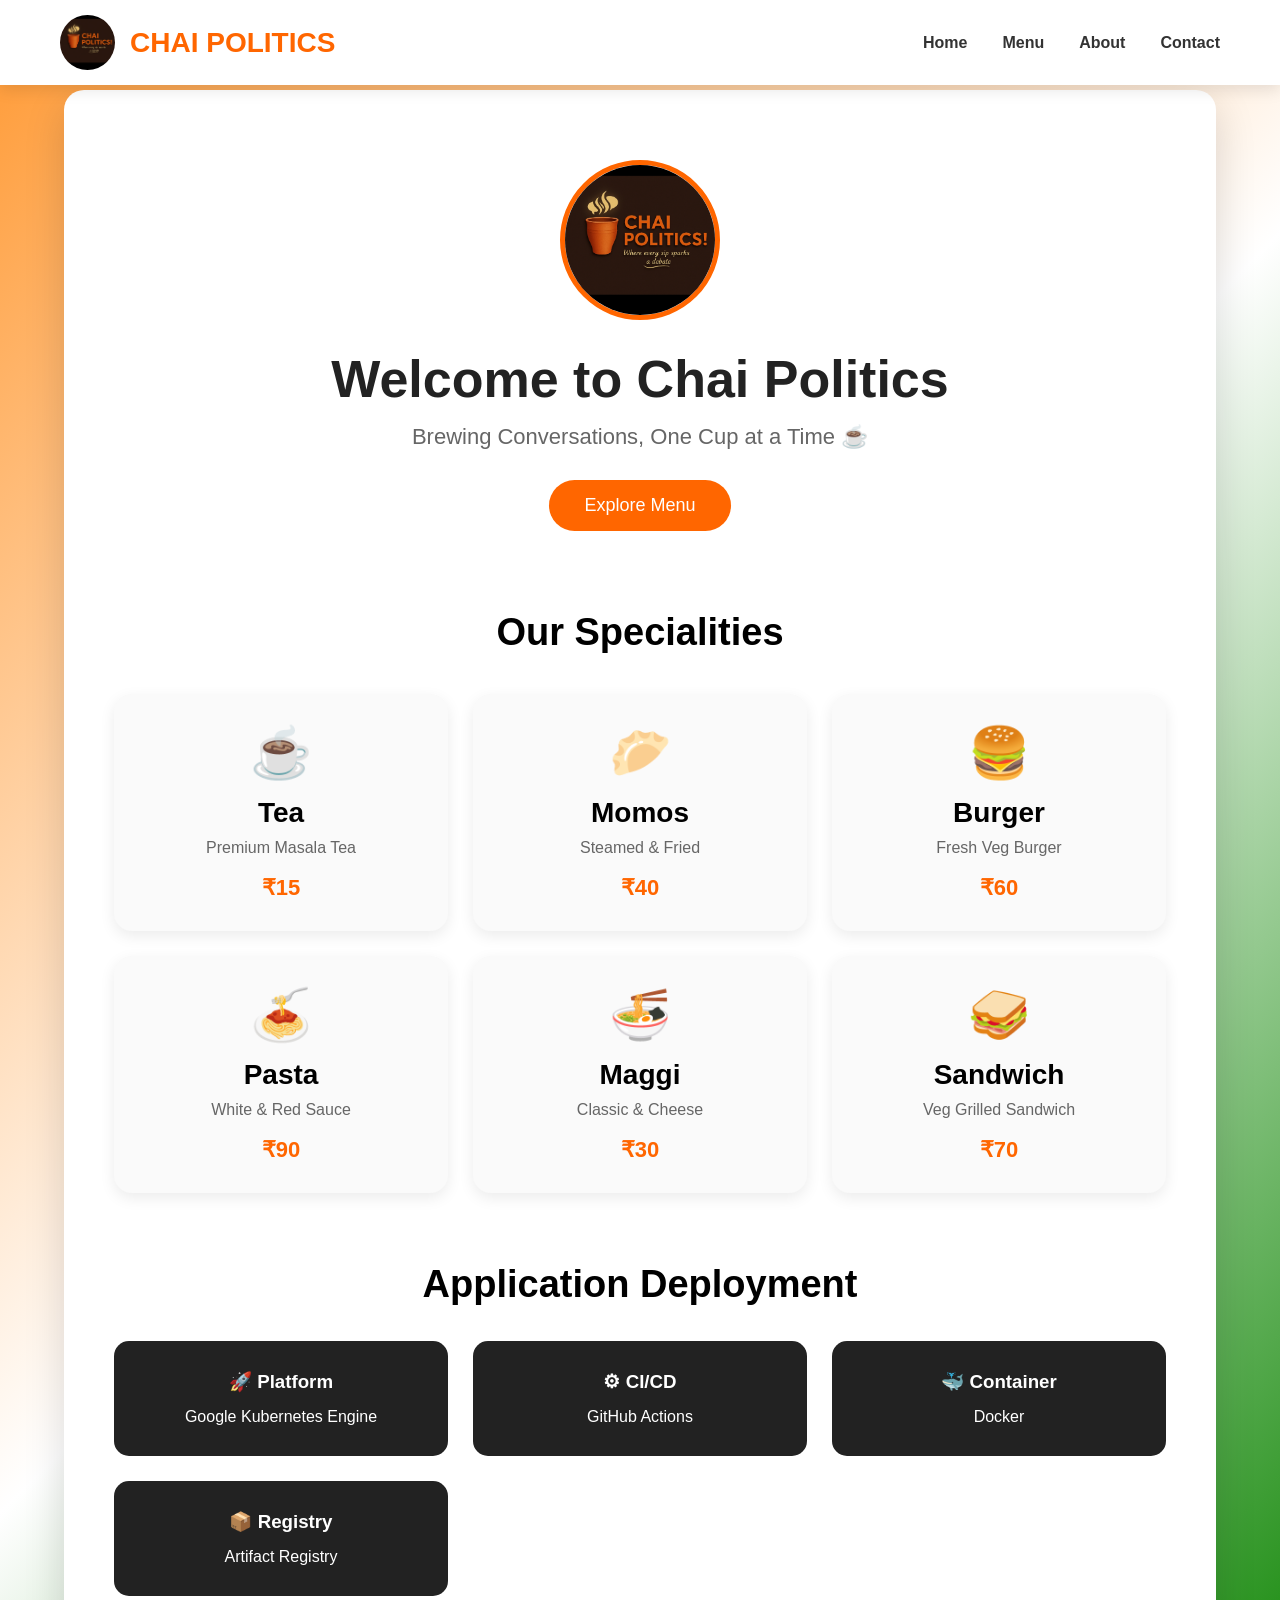
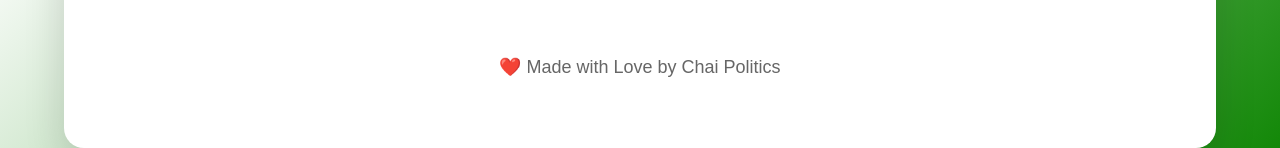
<file: index.html>
<!DOCTYPE html>
<html lang="en">

<head>
    <meta charset="UTF-8">
    <meta name="viewport" content="width=device-width, initial-scale=1.0">
    <title>Chai Politics</title>

    <link rel="stylesheet" href="css/style.css">
</head>

<body>

    <nav>

        <div class="logo">

            <img src="images/logo.jpeg" alt="Chai Politics Logo">

            <span>CHAI POLITICS</span>

        </div>

        <ul>

            <li><a href="#">Home</a></li>
            <li><a href="#">Menu</a></li>
            <li><a href="#">About</a></li>
            <li><a href="#">Contact</a></li>

        </ul>

    </nav>

    <div class="container">

        <section class="hero">

            <img src="images/logo.jpeg" class="hero-logo" alt="Logo">

            <h1>Welcome to Chai Politics</h1>

            <p>
                Brewing Conversations, One Cup at a Time ☕
            </p>

            <a href="#" class="btn">
                Explore Menu
            </a>

        </section>

        <section class="menu-section">

            <h2>Our Specialities</h2>

            <div class="cards">

                <div class="card">
                    <div class="emoji">☕</div>
                    <h3>Tea</h3>
                    <p>Premium Masala Tea</p>
                    <span>₹15</span>
                </div>

                <div class="card">
                    <div class="emoji">🥟</div>
                    <h3>Momos</h3>
                    <p>Steamed & Fried</p>
                    <span>₹40</span>
                </div>

                <div class="card">
                    <div class="emoji">🍔</div>
                    <h3>Burger</h3>
                    <p>Fresh Veg Burger</p>
                    <span>₹60</span>
                </div>

                <div class="card">
                    <div class="emoji">🍝</div>
                    <h3>Pasta</h3>
                    <p>White & Red Sauce</p>
                    <span>₹90</span>
                </div>

                <div class="card">
                    <div class="emoji">🍜</div>
                    <h3>Maggi</h3>
                    <p>Classic & Cheese</p>
                    <span>₹30</span>
                </div>

                <div class="card">
                    <div class="emoji">🥪</div>
                    <h3>Sandwich</h3>
                    <p>Veg Grilled Sandwich</p>
                    <span>₹70</span>
                </div>

            </div>

        </section>

        <section class="devops">

            <h2>Application Deployment</h2>

            <div class="info">

                <div class="box">
                    <h3>🚀 Platform</h3>
                    <p>Google Kubernetes Engine</p>
                </div>

                <div class="box">
                    <h3>⚙ CI/CD</h3>
                    <p>GitHub Actions</p>
                </div>

                <div class="box">
                    <h3>🐳 Container</h3>
                    <p>Docker</p>
                </div>

                <div class="box">
                    <h3>📦 Registry</h3>
                    <p>Artifact Registry</p>
                </div>

            </div>

        </section>

        <footer>

            ❤️ Made with Love by Chai Politics

        </footer>

    </div>

</body>

</html>
</file>
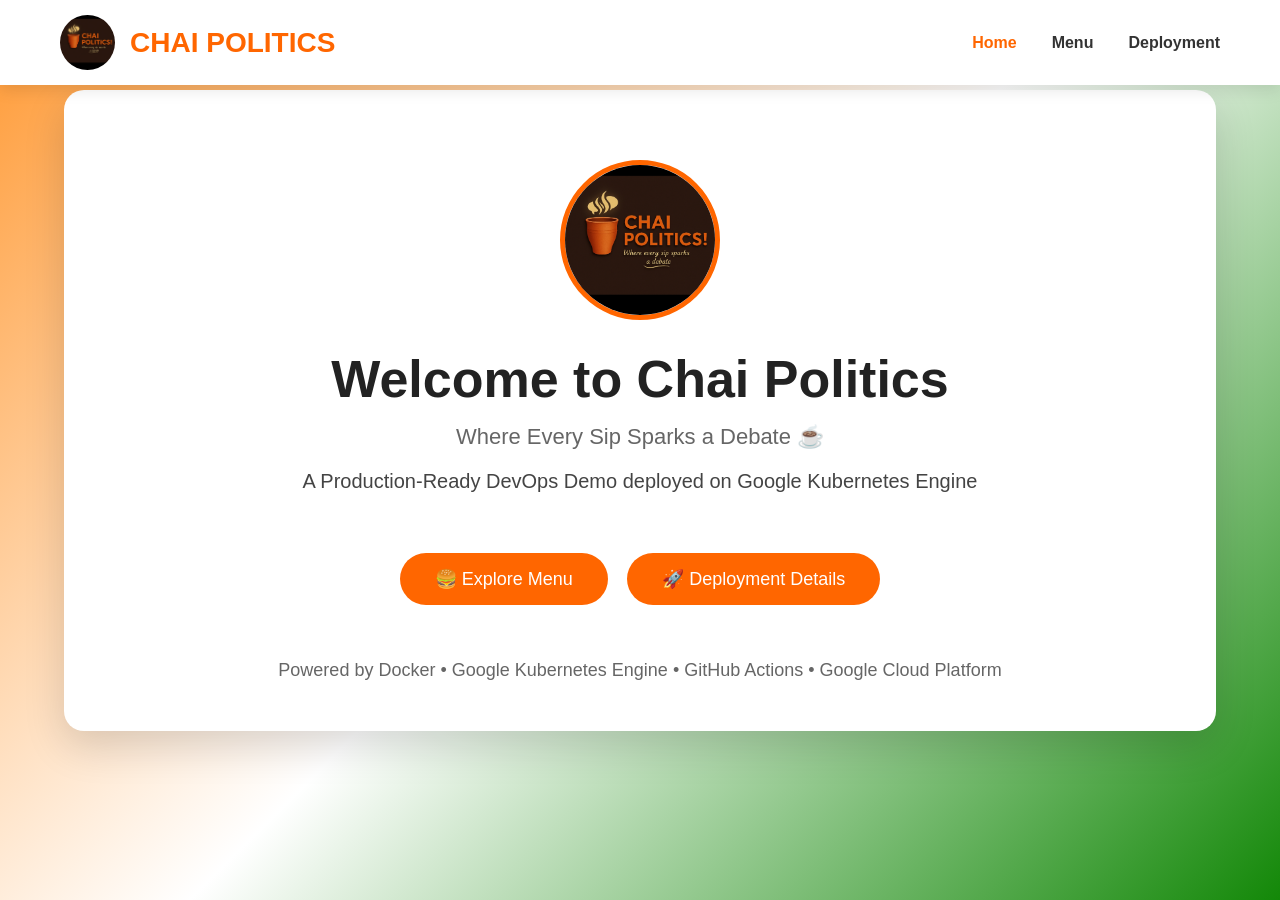
<file: app/index.html>
<!DOCTYPE html>
<html lang="en">

<head>

    <meta charset="UTF-8">
    <meta name="viewport" content="width=device-width, initial-scale=1.0">

    <title>Chai Politics</title>

    <link rel="stylesheet" href="css/style.css">

</head>

<body>

    <!-- =========================
            NAVBAR
    ========================== -->

    <nav>

        <div class="logo">

            <img src="images/logo.jpeg" alt="Chai Politics Logo">

            <span>CHAI POLITICS</span>

        </div>

        <ul>

            <li><a href="index.html" style="color:#ff6600;">Home</a></li>
            <li><a href="menu.html">Menu</a></li>
            <li><a href="deployment.html">Deployment</a></li>

        </ul>

    </nav>

    <!-- =========================
            MAIN CONTAINER
    ========================== -->

    <div class="container">

        <section class="hero">

            <img src="images/logo.jpeg"
                 class="hero-logo"
                 alt="Chai Politics Logo">

            <h1>Welcome to Chai Politics</h1>

            <p>
                Where Every Sip Sparks a Debate ☕
            </p>

            <p style="margin-top:20px;font-size:20px;color:#444;">
                A Production-Ready DevOps Demo deployed on Google Kubernetes Engine
            </p>

            <div style="margin-top:30px;">

                <a href="menu.html" class="btn">
                    🍔 Explore Menu
                </a>

                <a href="deployment.html"
                   class="btn"
                   style="margin-left:15px;">
                    🚀 Deployment Details
                </a>

            </div>

        </section>

        <p style="
            margin-top:35px;
            text-align:center;
            color:#666;
            font-size:18px;">

            Powered by Docker • Google Kubernetes Engine • GitHub Actions • Google Cloud Platform

        </p>

    </div>

</body>

</html>
</file>
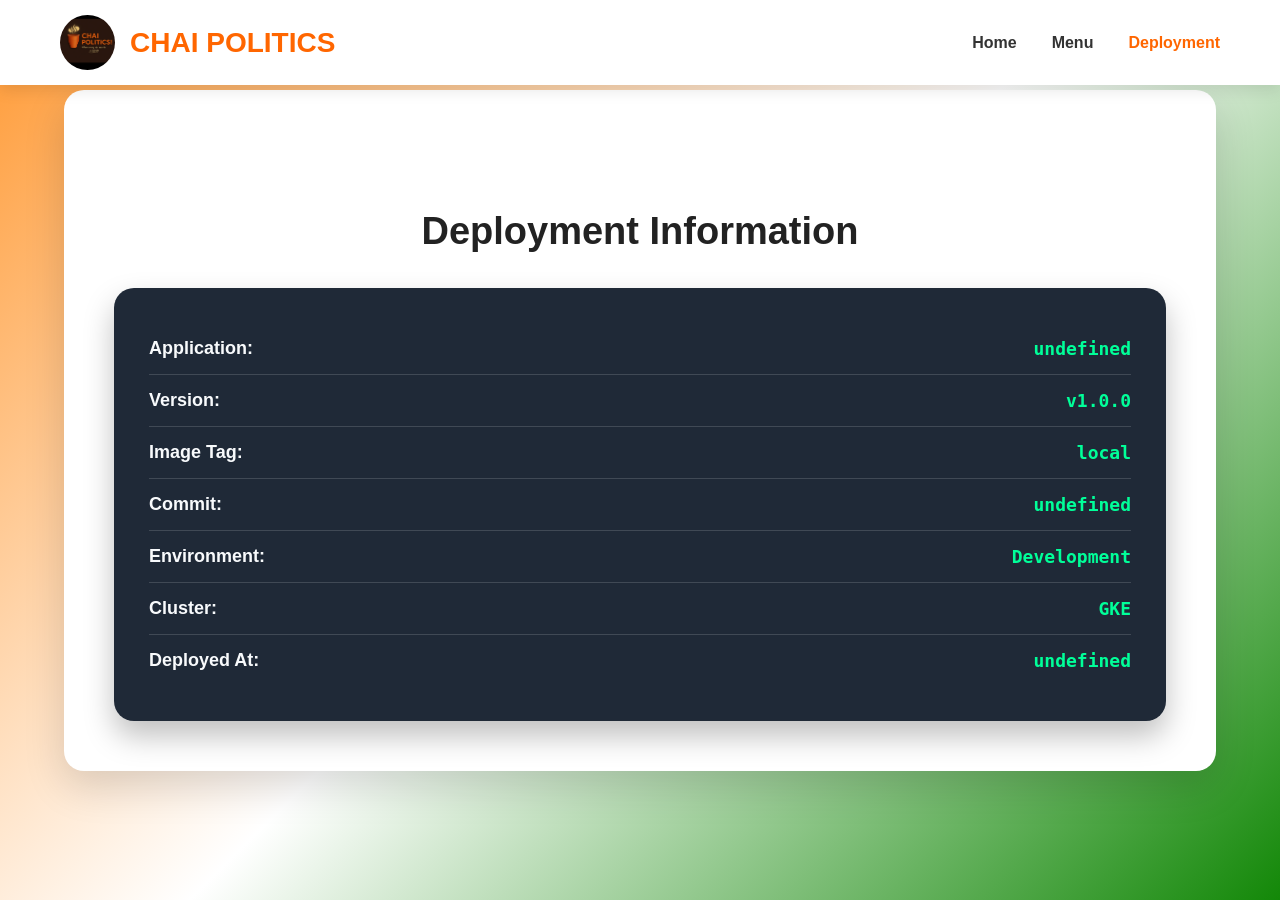
<file: app/deployment.html>
<!DOCTYPE html>
<html lang="en">

<head>

    <meta charset="UTF-8">
    <meta name="viewport" content="width=device-width, initial-scale=1.0">

    <title>Deployment Details</title>

    <link rel="stylesheet" href="css/style.css">

</head>

<body>

    <!-- =========================
            NAVBAR
    ========================== -->

    <nav>

        <div class="logo">

            <img src="images/logo.jpeg" alt="Chai Politics Logo">

            <span>CHAI POLITICS</span>

        </div>

        <ul>

            <li><a href="index.html">Home</a></li>
            <li><a href="menu.html">Menu</a></li>
            <li><a href="deployment.html" style="color:#ff6600;">Deployment</a></li>

        </ul>

    </nav>

    <!-- =========================
        DEPLOYMENT INFORMATION
    ========================== -->

    <div class="container">

        <section class="deployment-info">

            <h2>Deployment Information</h2>

            <div class="deploy-card">

                <p><strong>Application:</strong> <span id="app"></span></p>

                <p><strong>Version:</strong> <span id="version"></span></p>

                <p><strong>Image Tag:</strong> <span id="imageTag"></span></p>

                <p><strong>Commit:</strong> <span id="commit"></span></p>

                <p><strong>Environment:</strong> <span id="environment"></span></p>

                <p><strong>Cluster:</strong> <span id="cluster"></span></p>

                <p><strong>Deployed At:</strong> <span id="deployedAt"></span></p>

            </div>

        </section>

    </div>

    <!-- =========================
        LOAD VERSION.JSON
    ========================== -->

    <script>

        fetch("version.json")
            .then(response => response.json())
            .then(data => {

                document.getElementById("app").innerText = data.application;
                document.getElementById("version").innerText = data.version;
                document.getElementById("imageTag").innerText = data.imageTag;
                document.getElementById("commit").innerText = data.commit;
                document.getElementById("environment").innerText = data.environment;
                document.getElementById("cluster").innerText = data.cluster;
                document.getElementById("deployedAt").innerText = data.deployedAt;

            })
            .catch(error => {

                console.error("Unable to load version.json", error);

            });

    </script>

</body>

</html>
</file>
<file: css/style.css>
*{
    margin:0;
    padding:0;
    box-sizing:border-box;
    font-family:Arial, Helvetica, sans-serif;
}

body{
    background:linear-gradient(135deg,#FF9933,#ffffff,#138808);
    min-height:100vh;
    padding-top:90px;
}

/* ==========================
        NAVBAR
========================== */

nav{
    position:fixed;
    top:0;
    left:0;
    width:100%;
    background:#ffffff;
    display:flex;
    justify-content:space-between;
    align-items:center;
    padding:15px 60px;
    box-shadow:0 5px 15px rgba(0,0,0,.1);
    z-index:1000;
}

.logo{
    display:flex;
    align-items:center;
    font-size:28px;
    font-weight:bold;
    color:#ff6600;
}

.logo img{
    width:55px;
    height:55px;
    border-radius:50%;
    object-fit:cover;
    margin-right:15px;
}

nav ul{
    display:flex;
    list-style:none;
}

nav ul li{
    margin-left:35px;
}

nav ul li a{
    text-decoration:none;
    color:#333;
    font-weight:bold;
    transition:.3s;
}

nav ul li a:hover{
    color:#ff6600;
}

/* ==========================
        MAIN CONTAINER
========================== */

.container{
    width:90%;
    max-width:1200px;
    margin:auto;
    background:#ffffff;
    border-radius:20px;
    padding:50px;
    box-shadow:0 15px 40px rgba(0,0,0,.15);
}

/* ==========================
        HERO
========================== */

.hero{
    text-align:center;
    padding:20px;
}

.hero-logo{
    width:160px;
    height:160px;
    border-radius:50%;
    object-fit:cover;
    border:5px solid #ff6600;
}

.hero h1{
    margin-top:25px;
    font-size:52px;
    color:#222;
}

.hero p{
    margin-top:15px;
    font-size:22px;
    color:#666;
}

.btn{
    display:inline-block;
    margin-top:30px;
    padding:15px 35px;
    background:#ff6600;
    color:white;
    text-decoration:none;
    border-radius:40px;
    font-size:18px;
    transition:.3s;
}

.btn:hover{
    background:#e45a00;
}

/* ==========================
        MENU
========================== */

.menu-section{
    margin-top:60px;
}

.menu-section h2{
    text-align:center;
    font-size:38px;
    margin-bottom:40px;
}

.cards{
    display:grid;
    grid-template-columns:repeat(auto-fit,minmax(250px,1fr));
    gap:25px;
}

.card{
    background:#fafafa;
    padding:30px;
    border-radius:18px;
    text-align:center;
    transition:.3s;
    box-shadow:0 5px 15px rgba(0,0,0,.08);
}

.card:hover{
    transform:translateY(-10px);
    box-shadow:0 15px 30px rgba(0,0,0,.15);
}

.emoji{
    font-size:50px;
}

.card h3{
    margin-top:15px;
    font-size:28px;
}

.card p{
    margin-top:10px;
    color:#666;
}

.card span{
    display:block;
    margin-top:18px;
    font-size:22px;
    color:#ff6600;
    font-weight:bold;
}

/* ==========================
        DEVOPS SECTION
========================== */

.devops{
    margin-top:70px;
}

.devops h2{
    text-align:center;
    margin-bottom:35px;
    font-size:38px;
}

.info{
    display:grid;
    grid-template-columns:repeat(auto-fit,minmax(250px,1fr));
    gap:25px;
}

.box{
    background:#222;
    color:white;
    padding:30px;
    text-align:center;
    border-radius:15px;
    transition:.3s;
}

.box:hover{
    background:#ff6600;
    transform:translateY(-8px);
}

.box h3{
    margin-bottom:15px;
}

/* ==========================
        FOOTER
========================== */

footer{
    margin-top:60px;
    text-align:center;
    color:#666;
    font-size:18px;
    padding-bottom:20px;
}

/* ==========================
        RESPONSIVE
========================== */

@media(max-width:768px){

    nav{
        flex-direction:column;
        padding:20px;
    }

    nav ul{
        margin-top:15px;
    }

    nav ul li{
        margin:0 10px;
    }

    .hero h1{
        font-size:38px;
    }

    .hero p{
        font-size:18px;
    }

    .container{
        padding:30px;
    }
}
</file>
<file: app/css/style.css>
*{
    margin:0;
    padding:0;
    box-sizing:border-box;
    font-family:Arial, Helvetica, sans-serif;
}

body{
    background:linear-gradient(135deg,#FF9933,#ffffff,#138808);
    min-height:100vh;
    padding-top:90px;
}

/* ==========================
        NAVBAR
========================== */

nav{
    position:fixed;
    top:0;
    left:0;
    width:100%;
    background:#ffffff;
    display:flex;
    justify-content:space-between;
    align-items:center;
    padding:15px 60px;
    box-shadow:0 5px 15px rgba(0,0,0,.1);
    z-index:1000;
}

.logo{
    display:flex;
    align-items:center;
    font-size:28px;
    font-weight:bold;
    color:#ff6600;
}

.logo img{
    width:55px;
    height:55px;
    border-radius:50%;
    object-fit:cover;
    margin-right:15px;
}

nav ul{
    display:flex;
    list-style:none;
}

nav ul li{
    margin-left:35px;
}

nav ul li a{
    text-decoration:none;
    color:#333;
    font-weight:bold;
    transition:.3s;
}

nav ul li a:hover{
    color:#ff6600;
}

/* ==========================
        MAIN CONTAINER
========================== */

.container{
    width:90%;
    max-width:1200px;
    margin:auto;
    background:#ffffff;
    border-radius:20px;
    padding:50px;
    box-shadow:0 15px 40px rgba(0,0,0,.15);
}

/* ==========================
        HERO
========================== */

.hero{
    text-align:center;
    padding:20px;
}

.hero-logo{
    width:160px;
    height:160px;
    border-radius:50%;
    object-fit:cover;
    border:5px solid #ff6600;
}

.hero h1{
    margin-top:25px;
    font-size:52px;
    color:#222;
}

.hero p{
    margin-top:15px;
    font-size:22px;
    color:#666;
}

.btn{
    display:inline-block;
    margin-top:30px;
    padding:15px 35px;
    background:#ff6600;
    color:white;
    text-decoration:none;
    border-radius:40px;
    font-size:18px;
    transition:.3s;
}

.btn:hover{
    background:#e45a00;
}

/* ==========================
        MENU
========================== */

.menu-section{
    margin-top:60px;
}

.menu-section h2{
    text-align:center;
    font-size:38px;
    margin-bottom:40px;
}

.cards{
    display:grid;
    grid-template-columns:repeat(auto-fit,minmax(250px,1fr));
    gap:25px;
}

.card{
    background:#fafafa;
    padding:30px;
    border-radius:18px;
    text-align:center;
    transition:.3s;
    box-shadow:0 5px 15px rgba(0,0,0,.08);
}

.card:hover{
    transform:translateY(-10px);
    box-shadow:0 15px 30px rgba(0,0,0,.15);
}

.emoji{
    font-size:50px;
}

.card h3{
    margin-top:15px;
    font-size:28px;
}

.card p{
    margin-top:10px;
    color:#666;
}

.card span{
    display:block;
    margin-top:18px;
    font-size:22px;
    color:#ff6600;
    font-weight:bold;
}

/* ==========================
        DEVOPS SECTION
========================== */

.devops{
    margin-top:70px;
}

.devops h2{
    text-align:center;
    margin-bottom:35px;
    font-size:38px;
}

.info{
    display:grid;
    grid-template-columns:repeat(auto-fit,minmax(250px,1fr));
    gap:25px;
}

.box{
    background:#222;
    color:white;
    padding:30px;
    text-align:center;
    border-radius:15px;
    transition:.3s;
}

.box:hover{
    background:#ff6600;
    transform:translateY(-8px);
}

.box h3{
    margin-bottom:15px;
}

/* ==========================
        FOOTER
========================== */

footer{
    margin-top:60px;
    text-align:center;
    color:#666;
    font-size:18px;
    padding-bottom:20px;
}

/* ==========================
        RESPONSIVE
========================== */

@media(max-width:768px){

    nav{
        flex-direction:column;
        padding:20px;
    }

    nav ul{
        margin-top:15px;
    }

    nav ul li{
        margin:0 10px;
    }

    .hero h1{
        font-size:38px;
    }

    .hero p{
        font-size:18px;
    }

    .container{
        padding:30px;
    }
}

/* ==========================
      DEPLOYMENT INFO
========================== */

.deployment-info{
    margin-top:70px;
}

.deployment-info h2{
    text-align:center;
    font-size:38px;
    margin-bottom:35px;
    color:#222;
}

.deploy-card{

    background:#1f2937;

    color:white;

    border-radius:20px;

    padding:35px;

    box-shadow:0 15px 30px rgba(0,0,0,.25);

}

.deploy-card p{

    display:flex;

    justify-content:space-between;

    align-items:center;

    padding:15px 0;

    border-bottom:1px solid rgba(255,255,255,.15);

    font-size:18px;

}

.deploy-card p:last-child{

    border-bottom:none;

}

.deploy-card span{

    color:#00ff99;

    font-weight:bold;

    font-family:monospace;

    word-break:break-word;

}

.deploy-card strong{

    color:#f8fafc;

}
</file>
